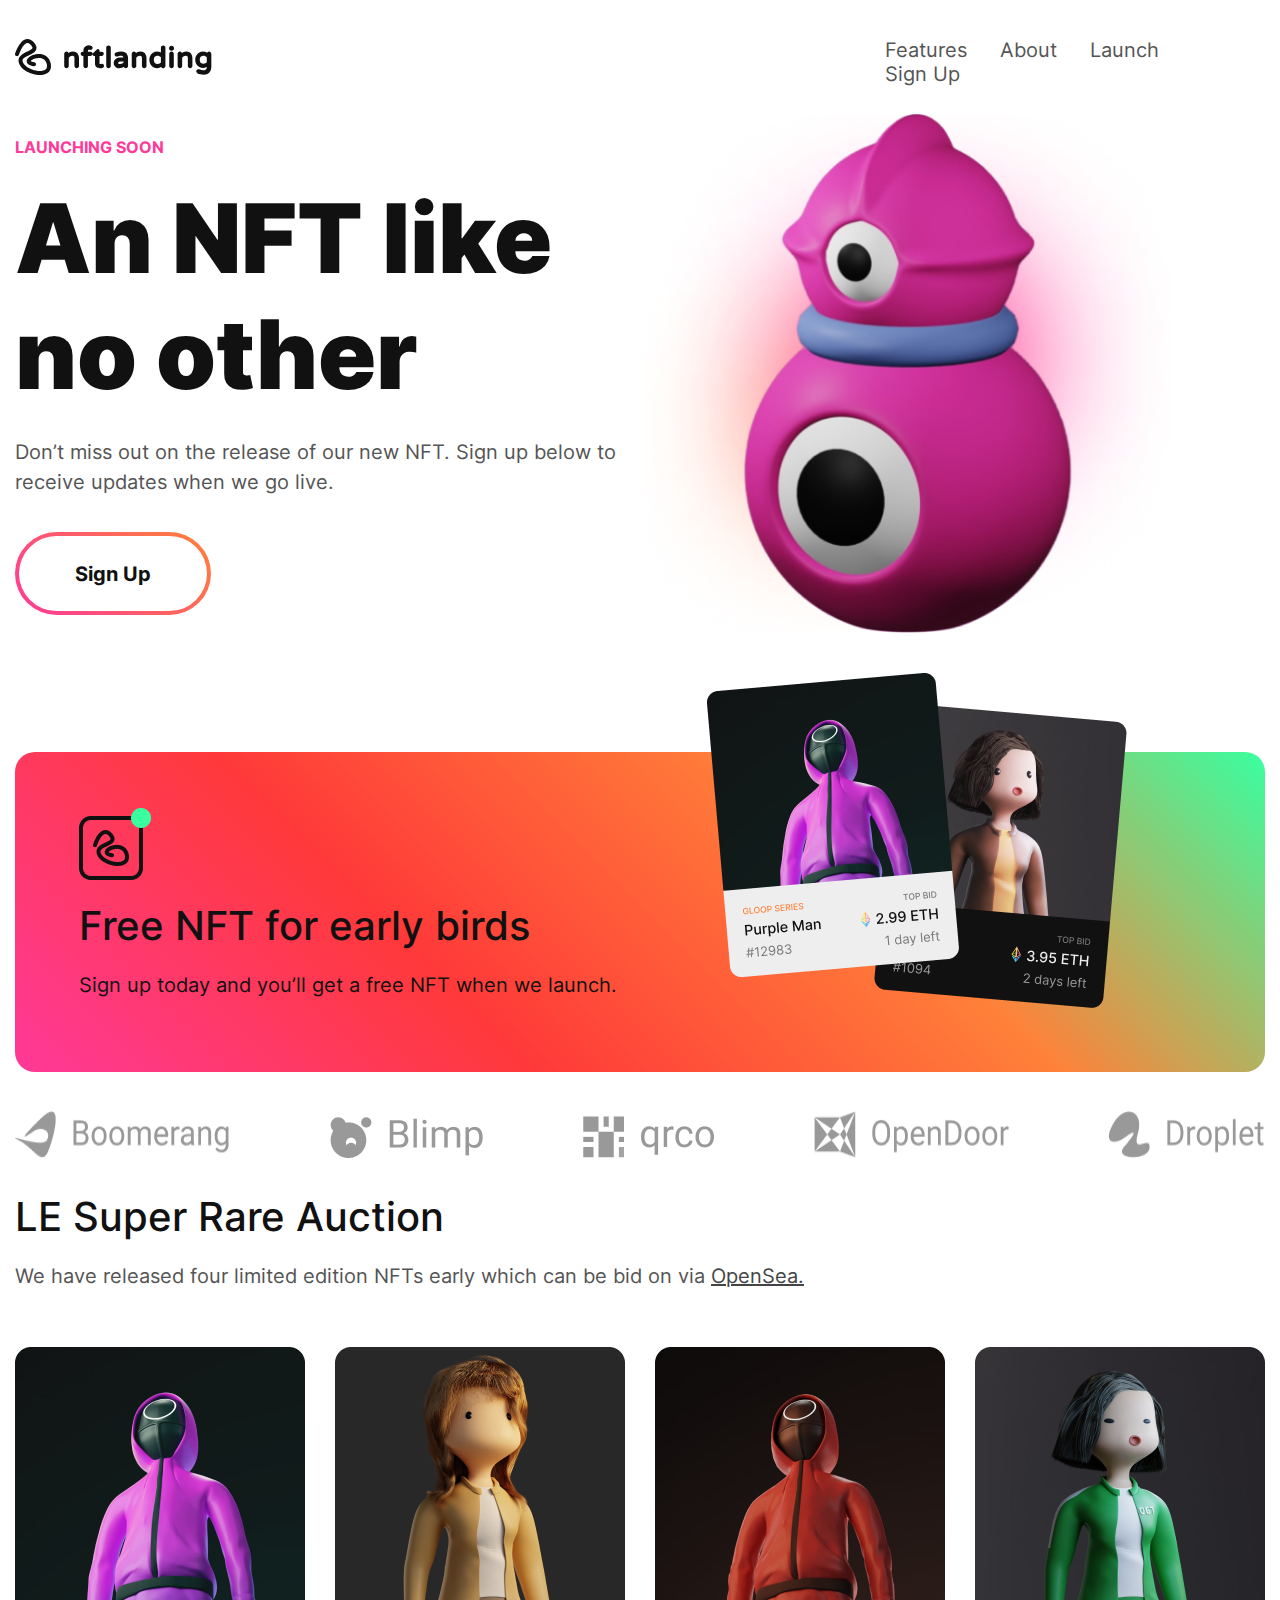
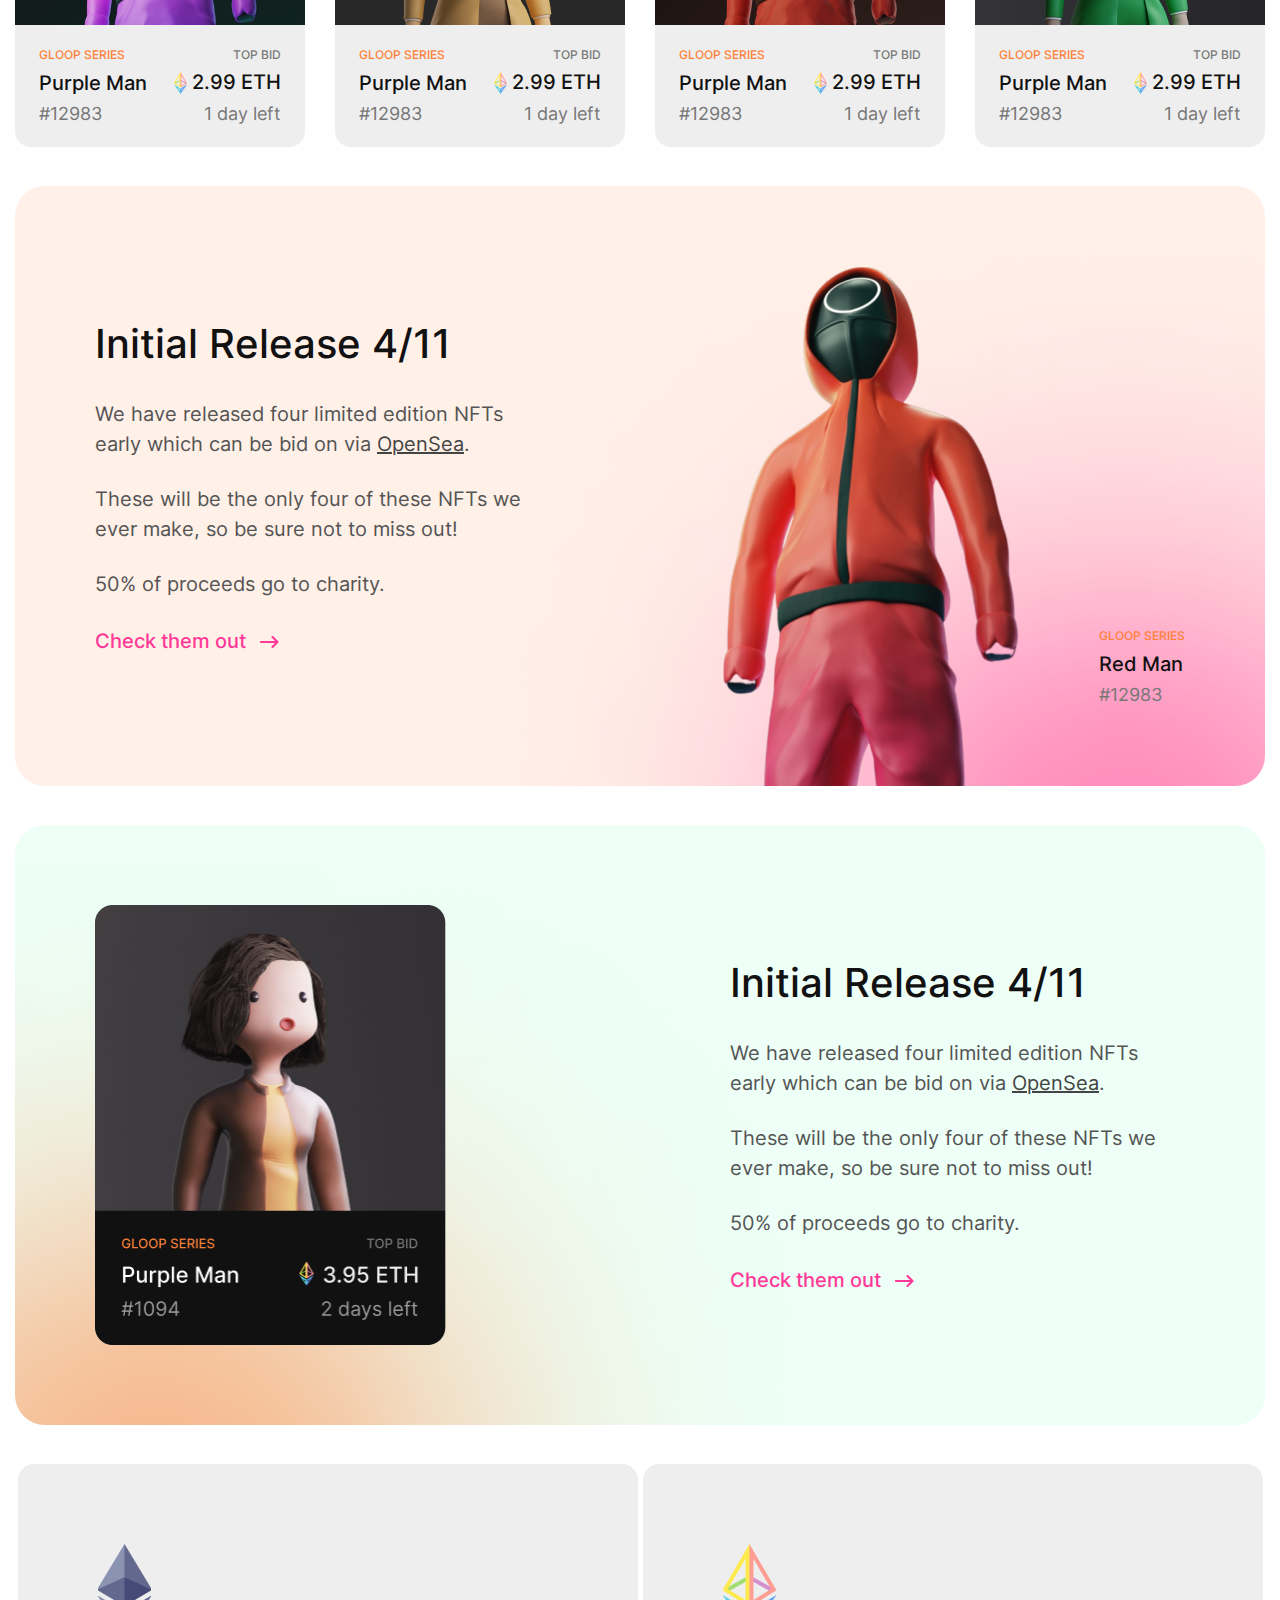
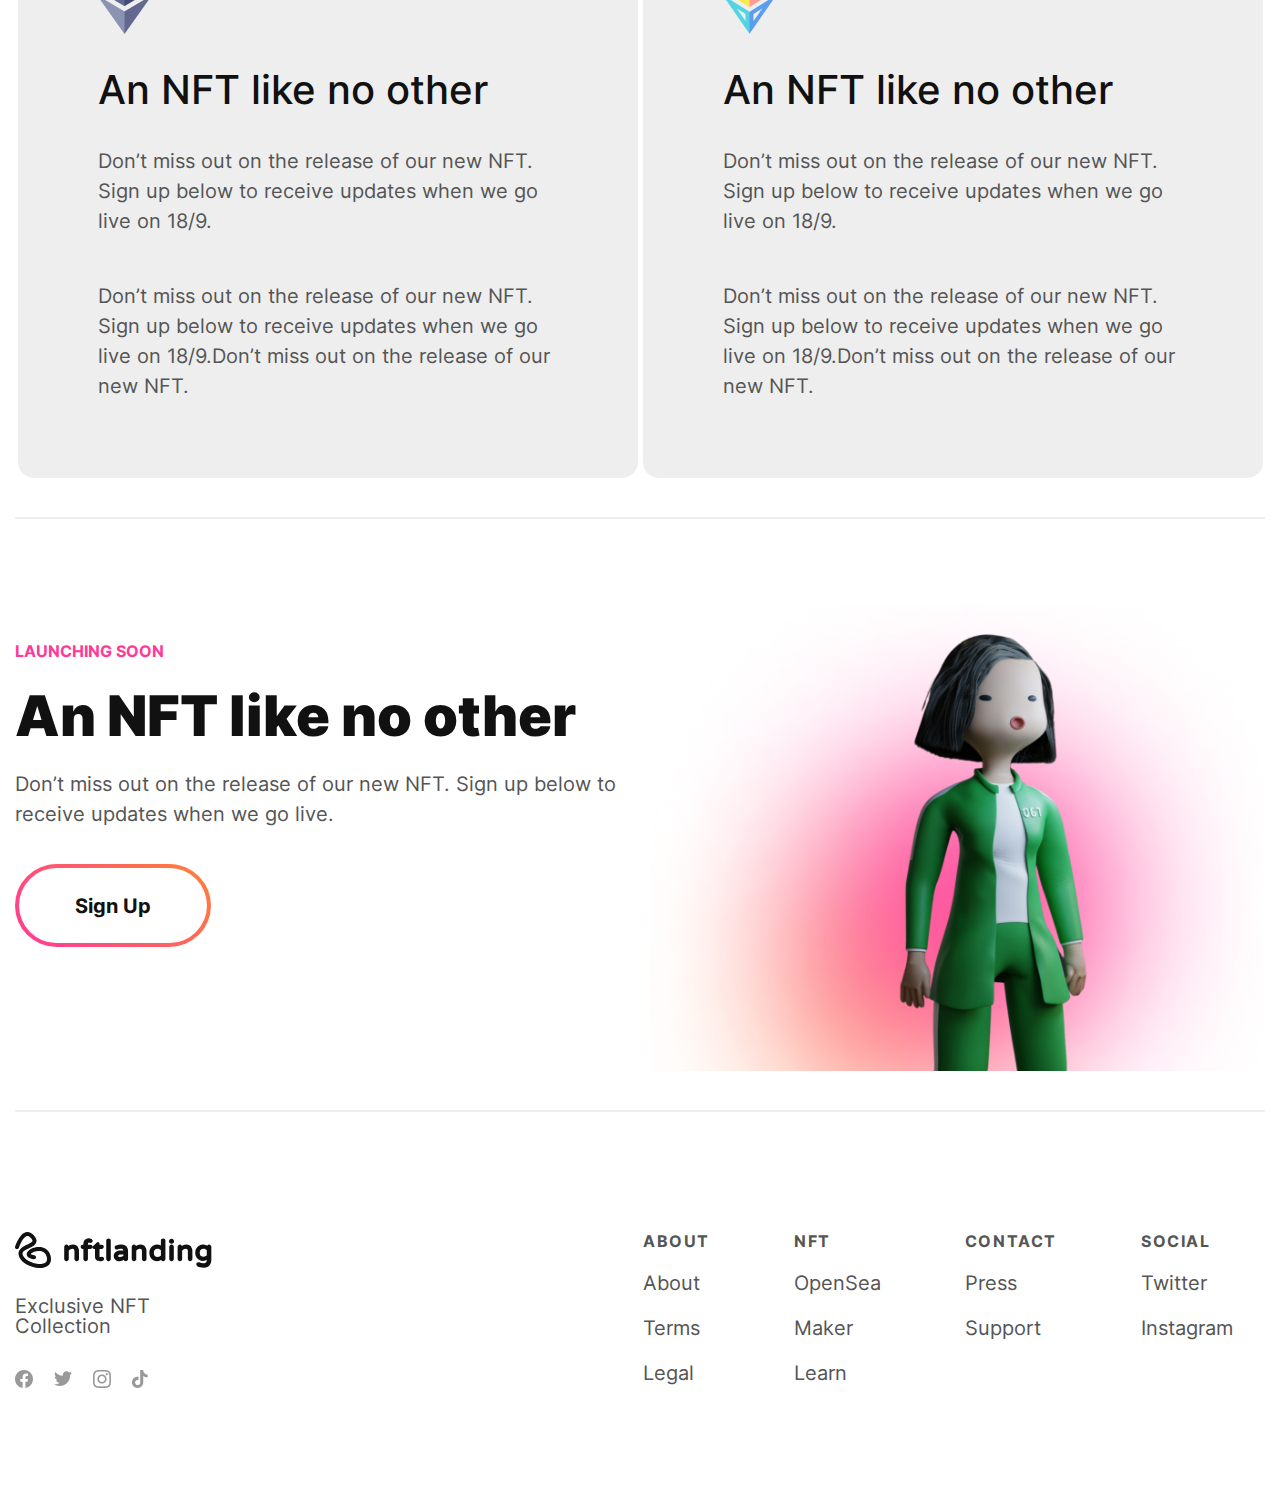
<file: nft/index.html>
<!DOCTYPE html>
<html>
	<head>
		<meta charset="UTF-8">
		<meta name="viewport" content="width=device-width, initial-scale=1.0"> 
		<title>NFTLanding</title>
		<link rel="shortcut icon" href="image/icon/favicon.ico" type="image/x-icon">
		<link rel="stylesheet" href="css/fonts.css">
		<link rel="stylesheet" href="css/bootstrap-reboot.min.css">
		<link rel="stylesheet" href="css/bootstrap-grid.min.css">
		<link rel="stylesheet" href="css/style.css">
	</head>

	<body>
		<header>
			<nav>
				<div class="container-fluid">
					<div class="wrapper">
						<div class="logo">
							<img src="image/header/logo.svg" alt="logo">
						</div>
						<ul class="header_menu">
							<li class="item_menu"><a href="#feature" class="link_menu">Features</a></li>
							<li class="item_menu"><a href="#about" class="link_menu">About</a></li>
							<li class="item_menu"><a href="#launch" class="link_menu">Launch</a></li>
							<li class="item_menu"><a href="#sign_up" class="link_menu">Sign Up</a></li>
						</ul>
						<div class="hamburger">
							<span></span>
							<span></span>
							<span></span>
						</div>
					</div>
				</div>
			</nav>
		</header>

		<section class="auth">
			<div class="container-fluid">
				<div class="auth_wrapper">
					<div class="auth_text">
						<div class="auth_text_tag">Launching Soon</div>
						<div class="auth_text_header">An NFT like no other</div>
						<div class="auth_text_descr">Don’t miss out on the release of our new NFT. Sign up below to receive updates when we go live.</div>
						<div class="wrapper_btn">
							<button class="sign">Sign Up</button>
						</div>
					</div>
					<div class="auth_image">
						<img class="auth_image_grafics" src="image/frame1/grafics.png" alt="grafics" >
						<img class="auth_image_figure" src="image/frame1/figure.png" alt="figure">
					</div>
				</div>
			</div>
		</section>

		<section class="upsell" id="feature">
			<div class="container-fluid">
				<div class="upsell_wrapper">
					<div class="upsell_wrapper_text">
						<img class="upsell_wrapper_text_logo_notification" src="image/frame2/logo_notification.png" alt="logo_notification">
						<div class="upsell_wrapper_text_header">Free NFT for early birds</div>
						<div class="upsell_wrapper_text_descr">Sign up today and you’ll get a free NFT when we launch.</div>
					</div>			
					<img class="upsell_wrapper_card1" src="image/frame2/card1.png" alt="card1">
					<img class="upsell_wrapper_card2" src="image/frame2/card2.png" alt="card2">
				</div>
				<div class="upsell_wrapper_partners">
					<img src="image/frame2/logo1.png" alt="company1" class="upsell_wrapper_partners_company1">
					<img src="image/frame2/logo2.png" alt="company2" class="upsell_wrapper_partners_company2">
					<img src="image/frame2/logo3.png" alt="company3" class="upsell_wrapper_partners_company3">			
					<img src="image/frame2/logo4.png" alt="company4" class="upsell_wrapper_partners_company4">
					<img src="image/frame2/logo5.png" alt="company5" class="upsell_wrapper_partners_company5">
				</div>
			</div>
		</section>

		<section class="showcase">
			<div class="container-fluid">
				<div class="showcase_header">LE Super Rare Auction</div>
				<div class="showcase_descr">We have released four limited edition NFTs early which can be bid on via <a href="https://opensea.io/">OpenSea.</a></div>
				<div class="showcase_marketBox">
					<div class="row">
						<div class="col-xl-3 col-md-6">
							<div class="showcase_marketBox_item">
								<img src="image/frame3/photo1.png" alt="market_item" class="item_image">
								<div class="showcase_marketBox_item_descr">
									<div class="showcase_marketBox_item_descr_content1">
										<div class="series">Gloop Series</div>
										<div class="name">Purple Man</div>
										<div class="tag">#12983</div>
									</div>
									<div class="showcase_marketBox_item_descr_content2">
										<div class="bid">Top bid</div>
										<div class="price">
											<img src="image/frame3/eth_icon.png" alt="ETH icon">
											<span>2.99 ETH</span>
										</div>
										<div class="term">1 day left</div>
									</div>
								</div>
							</div>
						</div>
						<div class="col-xl-3 col-md-6">
							<div class="showcase_marketBox_item">
								<img src="image/frame3/photo2.png" alt="market_item" class="item_image">
								<div class="showcase_marketBox_item_descr">
									<div class="showcase_marketBox_item_descr_content1">
										<div class="series">Gloop Series</div>
										<div class="name">Purple Man</div>
										<div class="tag">#12983</div>
									</div>
									<div class="showcase_marketBox_item_descr_content2">
										<div class="bid">Top bid</div>
										<div class="price">
											<img src="image/frame3/eth_icon.png" alt="ETH icon">
											<span>2.99 ETH</span>
										</div>
										<div class="term">1 day left</div>
									</div>
								</div>
							</div>
						</div>
						<div class="col-xl-3 col-md-6">
							<div class="showcase_marketBox_item">
								<img src="image/frame3/photo3.png" alt="market_item" class="item_image">
								<div class="showcase_marketBox_item_descr">
									<div class="showcase_marketBox_item_descr_content1">
										<div class="series">Gloop Series</div>
										<div class="name">Purple Man</div>
										<div class="tag">#12983</div>
									</div>
									<div class="showcase_marketBox_item_descr_content2">
										<div class="bid">Top bid</div>
										<div class="price">
											<img src="image/frame3/eth_icon.png" alt="ETH icon">
											<span>2.99 ETH</span>
										</div>
										<div class="term">1 day left</div>
									</div>
								</div>
							</div>
						</div>
						<div class="col-xl-3 col-md-6">
							<div class="showcase_marketBox_item">
								<img src="image/frame3/photo4.png" alt="market_item" class="item_image">
								<div class="showcase_marketBox_item_descr">
									<div class="showcase_marketBox_item_descr_content1">
										<div class="series">Gloop Series</div>
										<div class="name">Purple Man</div>
										<div class="tag">#12983</div>
									</div>
									<div class="showcase_marketBox_item_descr_content2">
										<div class="bid">Top bid</div>
										<div class="price">
											<img src="image/frame3/eth_icon.png" alt="ETH icon">
											<span>2.99 ETH</span>
										</div>
										<div class="term">1 day left</div>
									</div>
								</div>
							</div>
						</div>
					</div>
				</div>
			</div>
		</section>

		<section class="releaseRed" id="about">
			<div class="container-fluid">
				<div class="releaseRed_wrapper">
					<div class="releaseRed_wrapper_text">
						<div class="header">Initial Release 4/11</div>
						<div class="descr">
							We have released four limited edition NFTs early which can be bid on via <a class="descr_link" href="https://opensea.io/">OpenSea</a>.
						</div>
						<div class="descr">
							These will be the only four of these NFTs we ever make, so be sure not to miss out!
						</div>
						<div class="descr">
							50% of proceeds go to charity.
						</div>
						<a class="text_link" href="#">
							<span>Check them out</span>
							<img src="image/frame4/vector.png">
						</a>
					</div>
					<div class="releaseRed_wrapper_imageBlock">
						<img src="image/frame4/red_man.png" alt="red_man">
						<div class="releaseRed_wrapper_imageBlock_info">
							<div class="series">Gloop Series</div>
							<div class="name">Red Man</div>
							<div class="tag">#12983</div>
						</div>
					</div>
				</div>
			</div>
		</section>

		<section class="releaseGreen">
			<div class="container-fluid">
				<div class="releaseGreen_wrapper">
					<img class="releaseGreen_wrapper_image" src="image/frame5/card.png" alt="card">
					<div class="releaseGreen_wrapper_text">
						<div class="header">Initial Release 4/11</div>
						<div class="descr">
							We have released four limited edition NFTs early which can be bid on via <a class="descr_link" href="https://opensea.io/">OpenSea</a>.
						</div>
						<div class="descr">
							These will be the only four of these NFTs we ever make, so be sure not to miss out!
						</div>
						<div class="descr">
							50% of proceeds go to charity.
						</div>
						<a class="text_link" href="#">
							<span>Check them out</span>
							<img src="image/frame4/vector.png">
						</a>
					</div>
				</div>
			</div>
		</section>

		<section class="info" id="launch">
			<div class="container-fluid">
				<div class="info_wrapper">
					<div class="info_wrapper_contentBlock">
						<img src="image/frame6/icon1.png" alt="icon">
						<div class="header">An NFT like no other</div>
						<div class="text">
							Don’t miss out on the release of our new NFT. Sign up below to receive updates when we go live on 18/9.
						</div>
						<div class="text">
							Don’t miss out on the release of our new NFT. Sign up below to receive updates when we go live on 18/9.Don’t miss out on the release of our new NFT. 
						</div>
					</div>
					<div class="info_wrapper_contentBlock">
						<img src="image/frame6/icon2.png" alt="icon">
						<div class="header">An NFT like no other</div>
						<div class="text">
							Don’t miss out on the release of our new NFT. Sign up below to receive updates when we go live on 18/9.
						</div>
						<div class="text">
							Don’t miss out on the release of our new NFT. Sign up below to receive updates when we go live on 18/9.Don’t miss out on the release of our new NFT. 
						</div>
					</div>
				</div>
			</div>
		</section>

		<section class="connect" id="sign_up">
			<div class="container-fluid">
				<div class="connect_wrapper">
					<div class="connect_wrapper_text">
						<div class="connect_wrapper_text_tag">Launching Soon</div>
						<div class="connect_wrapper_text_header">An NFT like no other</div>
						<div class="connect_wrapper_text_descr">Don’t miss out on the release of our new NFT. Sign up below to receive updates when we go live.</div>
						<div class="connect_wrapper_text_btn">
							<button class="sign">Sign Up</button>
						</div>
					</div>
					<img src="image/frame7/green_woman.png" alt="image" class="connect_wrapper_image">
				</div>
			</div>
		</section>

		<footer class="footer">
			<div class="container-fluid">
				<div class="footer_wrapper">
					<div class="footer_wrapper_social">
						<img src="image/header/logo.svg" alt="logo" class="footer_wrapper_social_logo">
						<div class="footer_wrapper_social_text">Exclusive NFT Collection</div>
						<div class="footer_wrapper_social_items">
							<a href="#"><img src="image/footer/facebook.svg" alt="facebook"></a>
							<a href="#"><img src="image/footer/twitter.svg" alt="twitter"></a>
							<a href="#"><img src="image/footer/instagram.svg" alt="instagram"></a>
							<a href="#"><img src="image/footer/tiktok.svg" alt="tiktok"></a>
						</div>
					</div>
					<div class="footer_wrapper_menu">
						<div class="footer_wrapper_menu_block">
							<div class="header_link">About</div>
							<ul class="menu_items">
								<li class="item"><a href="#">About</a></li>
								<li class="item"><a href="#">Terms</a></li>
								<li class="item"><a href="#">Legal</a></li>
							</ul>
						</div>
						<div class="footer_wrapper_menu_block">
							<div class="header_link">NFT</div>
							<ul class="menu_items">
								<li class="item"><a href="#">OpenSea</a></li>
								<li class="item"><a href="#">Maker</a></li>
								<li class="item"><a href="#">Learn</a></li>
							</ul>
						</div>
						<div class="footer_wrapper_menu_block">
							<div class="header_link">Contact</div>
							<ul class="menu_items">
								<li class="item"><a href="#">Press</a></li>
								<li class="item"><a href="#">Support</a></li>
							</ul>
						</div>
						<div class="footer_wrapper_menu_block">
							<div class="header_link">Social</div>
							<ul class="menu_items">
								<li class="item"><a href="#">Twitter</a></li>
								<li class="item"><a href="#">Instagram</a></li>
							</ul>
						</div>
					</div>
				</div>
			</div>
		</footer>

		<script type="text/javascript" src="js/script.js"></script>
	</body>
</html>
</file>
<file: nft/css/fonts.css>
@font-face {
	font-family: 'Inter';
	src:  url('../fonts/Inter-Thin.ttf');
	font-weight: 100;
	font-style: normal;
}

@font-face {
	font-family: 'Inter';
	src: url('../fonts/Inter-Light.ttf');
	font-weight: 300;
	font-style: normal;
}

@font-face {
	font-family: 'Inter';
	src: url(../fonts/Inter-Regular.ttf);
	font-weight: 400;
	font-style: normal;
}

@font-face {
	font-family: 'Inter';
	src: url('../fonts/Inter-Medium.ttf');
	font-weight: 500;
	font-style: normal;
}

@font-face {
	font-family: 'Inter';
	src: url('../fonts/Inter-Bold.ttf');
	font-weight: 700;
	font-style: normal;
}

@font-face {
	font-family: 'Inter';
	src: url('../fonts/Inter-Black.ttf');
	font-weight: 900;
	font-style: normal;
}
</file>
<file: nft/css/style.css>
*{font-family:"Inter",sans-serif}header{height:36px;margin-top:39px}header nav{height:36px}header nav .wrapper{display:-webkit-box;display:-ms-flexbox;display:flex;-webkit-box-pack:justify;-ms-flex-pack:justify;justify-content:space-between;-webkit-box-align:center;-ms-flex-align:center;align-items:center}header nav .wrapper .logo{width:198px;height:36px}header nav .wrapper .logo img{display:block;height:100%}header nav .wrapper .header_menu{display:block;list-style-type:none;width:380px;height:20px;padding:0px}header nav .wrapper .header_menu .item_menu{display:inline-block;margin-right:28px}header nav .wrapper .header_menu .item_menu .link_menu{font-size:20px;line-height:100%;color:#555;text-decoration:none}header nav .wrapper .header_menu .item_menu .link_menu:hover{color:#FF3998}header nav .wrapper .header_menu .item_menu:last-child{margin-right:0}header nav .wrapper .hamburger{display:none}.auth{min-height:519px}.auth_wrapper{display:-webkit-box;display:-ms-flexbox;display:flex;-webkit-box-pack:justify;-ms-flex-pack:justify;justify-content:space-between;-webkit-box-align:start;-ms-flex-align:start;align-items:flex-start;margin-top:39px}.auth_text{display:block;width:620px;height:519px;padding:21px 0px 18px 0px}.auth_text_tag{font-weight:bold;font-size:16px;letter-spacing:0.1 em;text-transform:uppercase;color:#FF3998}.auth_text_header{font-weight:900;font-size:96px;color:#111;line-height:116px;margin-top:21px}.auth_text_descr{font-size:20px;color:#555;margin-top:25px}.auth_text .wrapper_btn{width:196px;height:83px;background:linear-gradient(45deg, #FF3998, #FF8139);border-radius:50px;position:relative;z-index:0;margin-top:35px}.auth_text .wrapper_btn .sign{position:absolute;z-index:1;top:4px;left:4px;width:188px;height:75px;font-weight:600;font-size:20px;text-align:center;color:#111;border:none;border-radius:50px;background:#fff;outline:none;cursor:pointer}.auth_image{display:block;width:524px;height:519px;position:relative;margin-right:95px}.auth_image img{display:block;height:519px;position:absolute}.auth_image_figure{right:50%;-webkit-transform:translateX(50%);transform:translateX(50%)}.upsell{min-height:488px;padding-top:119px}.upsell_wrapper{position:relative;height:320px;background:linear-gradient(45deg, #FF3998, #FF3939, #FF8139, #39FFA0);border-radius:20px;padding:56px 0 64px 64px}.upsell_wrapper_text{height:200px}.upsell_wrapper_text_logo_notification{width:72px;height:72px}.upsell_wrapper_text_header{font-weight:500;font-size:40px;line-height:100%;color:#111;margin-top:26px}.upsell_wrapper_text_descr{font-size:20px;line-height:150%;color:#111;margin-top:24px}.upsell_wrapper_card1{position:absolute;top:-80px;right:305px;z-index:2}.upsell_wrapper_card2{position:absolute;top:-50px;right:137px;z-index:1}.upsell_wrapper_partners{display:-webkit-box;display:-ms-flexbox;display:flex;-webkit-box-pack:justify;-ms-flex-pack:justify;justify-content:space-between;margin-top:39px}.showcase{padding-top:39px}.showcase_header{font-weight:500;font-size:40px;line-height:100%;color:#111}.showcase_descr{font-size:20px;line-height:150%;color:#555;margin-top:24px}.showcase_descr a{color:#444;text-decoration:underline}.showcase_marketBox{margin-top:56px}.showcase_marketBox_item{width:290px;height:400px;margin:auto}.showcase_marketBox_item_descr{display:-webkit-box;display:-ms-flexbox;display:flex;-webkit-box-pack:justify;-ms-flex-pack:justify;justify-content:space-between;-webkit-box-align:center;-ms-flex-align:center;align-items:center;height:122px;background-color:#eee;border-radius:0 0 16px 16px;padding:24px}.showcase_marketBox_item_descr_content1{display:-webkit-box;display:-ms-flexbox;display:flex;-webkit-box-orient:vertical;-webkit-box-direction:normal;-ms-flex-direction:column;flex-direction:column;-webkit-box-pack:justify;-ms-flex-pack:justify;justify-content:space-between;width:109px;height:74px}.showcase_marketBox_item_descr_content1 .series{font-weight:500;font-size:12px;line-height:100%;text-transform:uppercase;color:#FF8139}.showcase_marketBox_item_descr_content1 .name{font-weight:500;font-size:20px;line-height:100%;color:#111}.showcase_marketBox_item_descr_content1 .tag{font-size:18px;line-height:100%;color:#777}.showcase_marketBox_item_descr_content2{display:-webkit-box;display:-ms-flexbox;display:flex;-webkit-box-orient:vertical;-webkit-box-direction:normal;-ms-flex-direction:column;flex-direction:column;-webkit-box-pack:justify;-ms-flex-pack:justify;justify-content:space-between;width:110px;height:74px;margin-left:18px}.showcase_marketBox_item_descr_content2 .bid{font-weight:500;font-size:12px;line-height:100%;text-align:right;text-transform:uppercase;color:#777}.showcase_marketBox_item_descr_content2 .price{font-weight:500;font-size:20px;line-height:100%;text-align:right;color:#111}.showcase_marketBox_item_descr_content2 .price img{width:13px;height:22px}.showcase_marketBox_item_descr_content2 .term{font-size:18px;line-height:100%;text-align:right;color:#777}.releaseRed{padding-top:39px;min-height:600px}.releaseRed_wrapper{display:-webkit-box;display:-ms-flexbox;display:flex;-webkit-box-pack:justify;-ms-flex-pack:justify;justify-content:space-between;-webkit-box-align:end;-ms-flex-align:end;align-items:flex-end;background:url("../image/frame4/background.png") center center/cover no-repeat;padding:0 80px;border-radius:30px}.releaseRed_wrapper_text{display:inline-block;width:455px;height:324px;margin:138px 0}.releaseRed_wrapper_text .header{font-weight:500;font-size:40px;line-height:100%;color:#111}.releaseRed_wrapper_text .descr{font-size:20px;line-height:150%;color:#555;margin-top:25px}.releaseRed_wrapper_text .descr_link{color:#444;text-decoration:underline}.releaseRed_wrapper_text .descr:nth-child(2){margin-top:35px}.releaseRed_wrapper_text .text_link{display:block;margin-top:27px;text-decoration:none}.releaseRed_wrapper_text .text_link span{font-weight:500;font-size:20px;line-height:150%;color:#FF3998;text-decoration:none}.releaseRed_wrapper_text .text_link img{display:inline-block;margin-left:9px;margin-bottom:3px}.releaseRed_wrapper_imageBlock{position:relative;width:462px}.releaseRed_wrapper_imageBlock img{display:inline-block}.releaseRed_wrapper_imageBlock_info{position:absolute;bottom:82px;right:0}.releaseRed_wrapper_imageBlock_info .series{font-weight:500;font-size:12px;line-height:100%;text-transform:uppercase;color:#FF8139}.releaseRed_wrapper_imageBlock_info .name{font-weight:500;font-size:20px;line-height:100%;color:#111}.releaseRed_wrapper_imageBlock_info .tag{font-size:18px;line-height:100%;color:#777}.releaseRed_wrapper_imageBlock_info div{margin-top:12px}.releaseGreen{padding-top:39px}.releaseGreen_wrapper{display:-webkit-box;display:-ms-flexbox;display:flex;-webkit-box-pack:justify;-ms-flex-pack:justify;justify-content:space-between;-webkit-box-align:center;-ms-flex-align:center;align-items:center;background:url("../image/frame5/background.png") center center/cover no-repeat;padding:0 80px;border-radius:30px}.releaseGreen_wrapper_text{display:inline-block;width:455px;height:324px;margin:138px 0}.releaseGreen_wrapper_text .header{font-weight:500;font-size:40px;line-height:100%;color:#111}.releaseGreen_wrapper_text .descr{font-size:20px;line-height:150%;color:#555;margin-top:25px}.releaseGreen_wrapper_text .descr_link{color:#444;text-decoration:underline}.releaseGreen_wrapper_text .descr:nth-child(2){margin-top:35px}.releaseGreen_wrapper_text .text_link{display:block;margin-top:27px;text-decoration:none}.releaseGreen_wrapper_text .text_link span{font-weight:500;font-size:20px;line-height:150%;color:#FF3998;text-decoration:none}.releaseGreen_wrapper_text .text_link img{display:inline-block;margin-left:9px;margin-bottom:3px}.releaseGreen_wrapper_image{width:351px;height:440px}.info{padding-top:39px}.info_wrapper{min-height:614px;display:-webkit-box;display:-ms-flexbox;display:flex;-ms-flex-pack:distribute;justify-content:space-around;-webkit-box-align:center;-ms-flex-align:center;align-items:center}.info_wrapper_contentBlock{padding:80px;width:620px;height:614px;background:#eee;border-radius:16px}.info_wrapper_contentBlock img{width:53px;height:90px}.info_wrapper_contentBlock .header{margin-top:32px;font-weight:500;font-size:40px;line-height:120%;color:#111}.info_wrapper_contentBlock .text{font-size:20px;line-height:150%;color:#555;margin-top:45px}.info_wrapper_contentBlock .text:nth-of-type(2){margin-top:32px}.connect{min-height:630px;padding:39px 0}.connect_wrapper{display:-webkit-box;display:-ms-flexbox;display:flex;-webkit-box-pack:justify;-ms-flex-pack:justify;justify-content:space-between;-webkit-box-align:end;-ms-flex-align:end;align-items:flex-end;border-top:2px solid #eee}.connect_wrapper_text{width:651px;height:310px;margin-top:120px;margin-bottom:122px}.connect_wrapper_text_tag{font-weight:bold;font-size:16px;letter-spacing:0.1 em;text-transform:uppercase;color:#FF3998}.connect_wrapper_text_header{font-weight:900;font-size:56px;color:#111;line-height:115%;margin-top:21px}.connect_wrapper_text_descr{font-size:20px;color:#555;margin-top:21px;line-height:150%}.connect_wrapper_text_btn{width:196px;height:83px;background:linear-gradient(45deg, #FF3998, #FF8139);border-radius:50px;position:relative;z-index:0;margin-top:35px}.connect_wrapper_text_btn .sign{position:absolute;z-index:1;top:4px;left:4px;width:188px;height:75px;font-weight:600;font-size:20px;text-align:center;color:#111;border:none;border-radius:50px;background:#fff;outline:none;cursor:pointer}.connect_wrapper_image{display:block;width:615px;height:467px}.footer{min-height:401px}.footer_wrapper{display:-webkit-box;display:-ms-flexbox;display:flex;-webkit-box-pack:justify;-ms-flex-pack:justify;justify-content:space-between;-webkit-box-align:start;-ms-flex-align:start;align-items:flex-start;border-top:2px solid #eee;padding-top:120px}.footer_wrapper_social{width:233px;height:136px}.footer_wrapper_social_logo{width:198px;height:36px}.footer_wrapper_social_text{font-size:20px;line-height:100%;color:#555;margin-top:28px}.footer_wrapper_social_items{margin-top:29px}.footer_wrapper_social_items img{margin-right:16px}.footer_wrapper_menu{display:-webkit-box;display:-ms-flexbox;display:flex;-webkit-box-pack:justify;-ms-flex-pack:justify;justify-content:space-between;-webkit-box-align:start;-ms-flex-align:start;align-items:flex-start;width:590px;height:139px;margin-right:32px}.footer_wrapper_menu_block .header_link{font-weight:bold;font-size:16px;line-height:19px;letter-spacing:0.1em;text-transform:uppercase;color:#555}.footer_wrapper_menu_block .menu_items{list-style:none;padding:0;margin:0;margin-top:7px}.footer_wrapper_menu_block .menu_items .item{margin-top:21px}.footer_wrapper_menu_block .menu_items .item a{font-size:20px;line-height:100%;color:#555}@media (max-width: 1200px){header nav .wrapper .header_menu .item_menu .link_menu:hover{color:#555}.auth_wrapper .auth_text_header{font-size:75px;line-height:95px}.auth_wrapper .auth_image{margin-right:0}.auth_wrapper .auth_image_grafics{width:100%}.auth_wrapper .auth_image_figure{height:480px}.upsell_wrapper{padding-left:40px}.upsell_wrapper_text_header{font-size:32px}.upsell_wrapper_text_descr{font-size:17px}.upsell_wrapper_card1{right:203px}.upsell_wrapper_card2{right:35px}.upsell_wrapper_partners img{display:block}.showcase_marketBox{margin-top:31px}.showcase_marketBox_item{margin-top:25px}.releaseRed{min-height:550px}.releaseRed_wrapper{padding:0 60px}.releaseRed_wrapper_text{margin:115px 0}.releaseRed_wrapper_text .header{font-size:35px}.releaseRed_wrapper_text .descr{font-size:18px}.releaseRed_wrapper_text .descr:nth-child(2){margin-top:30px}.releaseRed_wrapper_imageBlock img{width:65%;margin-left:40px}.releaseGreen_wrapper{padding:0 60px}.releaseGreen_wrapper_image{width:331px;height:420px}.releaseGreen_wrapper_text{padding-left:33px}.releaseGreen_wrapper_text .header{font-size:35px}.releaseGreen_wrapper_text .descr{font-size:18px}.releaseGreen_wrapper_text .descr:nth-child(2){margin-top:30px}.info_wrapper_contentBlock{width:460px;height:574px;padding:60px}.info_wrapper_contentBlock .header{font-size:33px}.info_wrapper_contentBlock .text{margin-top:35px}.info_wrapper_contentBlock .text:nth-of-type(2){margin-top:27px}.connect_wrapper_text{width:347px}.footer{min-height:385px}.footer_wrapper{padding-top:100px}.footer_wrapper_menu{width:515px;margin-right:0}}@media (max-width: 991px){.auth_wrapper .auth_text{width:400px}.auth_wrapper .auth_text_header{font-size:57px;line-height:77px}.auth_wrapper .auth_image{width:338px}.auth_wrapper .auth_image_grafics{width:100%}.auth_wrapper .auth_image_figure{height:410px}.upsell_wrapper_text_header{font-size:26px}.upsell_wrapper_text_descr{font-size:16px}.upsell_wrapper_card1{width:30%;right:185px;top:-85px}.upsell_wrapper_card2{width:30%;right:20px;top:-60px}.upsell_wrapper_partners{width:100%;height:50px;-webkit-box-pack:justify;-ms-flex-pack:justify;justify-content:space-between;-ms-flex-wrap:wrap;flex-wrap:wrap}.upsell_wrapper_partners img{display:block;height:55%}.releaseRed{min-height:500px}.releaseRed_wrapper_text{margin-top:70px;margin-bottom:70px;width:306px}.releaseRed_wrapper_text .header{font-size:33px}.releaseRed_wrapper_text .descr{font-size:17px;margin-top:20px}.releaseRed_wrapper_text .descr:nth-child(2){margin-top:25px}.releaseRed_wrapper_text .text_link{margin-top:20px}.releaseRed_wrapper_text .text_link span{font-size:18px}.releaseRed_wrapper_imageBlock{width:312px}.releaseRed_wrapper_imageBlock_info{bottom:265px}.releaseGreen{min-height:500px}.releaseGreen_wrapper_image{width:271px;height:360px}.releaseGreen_wrapper_text{width:347px;margin:80px 0;padding-left:44px}.releaseGreen_wrapper_text .header{font-size:33px}.releaseGreen_wrapper_text .descr{font-size:17px;margin-top:20px}.releaseGreen_wrapper_text .descr:nth-child(2){margin-top:25px}.releaseGreen_wrapper_text .text_link{margin-top:20px}.releaseGreen_wrapper_text .text_link span{font-size:18px}.info_wrapper{-webkit-box-orient:vertical;-webkit-box-direction:normal;-ms-flex-direction:column;flex-direction:column;-webkit-box-align:center;-ms-flex-align:center;align-items:center}.info_wrapper_contentBlock:nth-of-type(2){margin-top:30px}.connect{min-height:500px}.connect_wrapper_text{margin-top:50px;margin-bottom:0;width:253px;height:408px}.connect_wrapper_text_header{font-size:45px}.connect_wrapper_image{width:485px;height:358px}.footer_wrapper_menu{width:400px}}@media (max-width: 767px){header{margin-top:20px}header nav .wrapper{-webkit-box-align:center;-ms-flex-align:center;align-items:center}header nav .wrapper .header_menu{position:fixed;z-index:10;display:-webkit-box;display:-ms-flexbox;display:flex;-webkit-box-orient:vertical;-webkit-box-direction:normal;-ms-flex-direction:column;flex-direction:column;-webkit-box-align:center;-ms-flex-align:center;align-items:center;top:0;left:-100%;width:80%;height:100%;padding-top:90px;background-color:rgba(0,0,0,0.8);-webkit-transition:.6s all;transition:.6s all}header nav .wrapper .header_menu .item_menu{display:block;width:100%;margin:0;text-align:center}header nav .wrapper .header_menu .item_menu .link_menu{display:block;padding:25px 0;font-size:30px;color:#fff}header nav .wrapper .menu_active{left:0}header nav .wrapper .hamburger{display:block;width:40px}header nav .wrapper .hamburger span{display:block;width:100%;height:3px;background-color:#000;margin-bottom:3px}header nav .wrapper .hamburger_active span{margin-bottom:-2px}header nav .wrapper .hamburger_active span:nth-child(1){-webkit-transform:rotate(-45deg);transform:rotate(-45deg)}header nav .wrapper .hamburger_active span:nth-child(2){display:none}header nav .wrapper .hamburger_active span:nth-child(3){-webkit-transform:rotate(45deg);transform:rotate(45deg)}.auth_wrapper .auth_text{width:296px}.auth_wrapper .auth_text_tag{font-size:14px}.auth_wrapper .auth_text_header{font-size:45px;line-height:65px}.auth_wrapper .auth_text_descr{font-size:18px}.auth_wrapper .auth_image{width:250px}.auth_wrapper .auth_image_figure{height:400px}.upsell_wrapper{height:285px;padding:45px 0 55px 40px}.upsell_wrapper_card1{right:130px;top:-90px;width:32%}.upsell_wrapper_partners img{height:50%}.releaseRed{min-height:400px}.releaseRed_wrapper{padding-right:20px;padding-left:50px}.releaseRed_wrapper_text{width:238px;height:335px;margin-top:50px;margin-bottom:50px}.releaseRed_wrapper_text .header{font-size:27px}.releaseRed_wrapper_text .descr:nth-child(2){margin-top:20px}.releaseRed_wrapper_imageBlock{width:216px}.releaseRed_wrapper_imageBlock img{width:100%;margin-left:0}.releaseRed_wrapper_imageBlock_info{display:none}.releaseGreen{min-height:400px}.releaseGreen_wrapper{padding-left:50px;padding-right:27px}.releaseGreen_wrapper_image{width:201px;height:260px}.releaseGreen_wrapper_text{width:268px;height:335px;margin:50px 0;padding-left:30px}.releaseGreen_wrapper_text .header{font-size:27px}.releaseGreen_wrapper_text .descr:nth-child(2){margin-top:20px}.connect{min-height:400px}.connect_wrapper_text{margin-top:30px;width:198px;height:397px}.connect_wrapper_text_tag{font-size:14px}.connect_wrapper_text_header{font-size:35px}.connect_wrapper_text_descr{font-size:18px}.connect_wrapper_image{width:349px;height:265px}.footer{padding-bottom:85px}.footer_wrapper{-webkit-box-orient:vertical;-webkit-box-direction:normal;-ms-flex-direction:column;flex-direction:column;-webkit-box-align:center;-ms-flex-align:center;align-items:center;padding-top:50px}.footer_wrapper_social{display:-webkit-box;display:-ms-flexbox;display:flex;-webkit-box-orient:vertical;-webkit-box-direction:normal;-ms-flex-direction:column;flex-direction:column;-webkit-box-align:center;-ms-flex-align:center;align-items:center}.footer_wrapper_social_items a:last-child img{margin-right:0}.footer_wrapper_menu{width:460px;margin-top:60px}}@media (max-width: 575px){header nav .wrapper .header_menu .item_menu .link_menu{font-size:27px}.auth_wrapper .auth_text{width:100%}.auth_wrapper .auth_image{display:none}.upsell{min-height:400px;padding-top:45px}.upsell_wrapper{padding:30px 15px 35px 30px}.upsell_wrapper_text{height:190px}.upsell_wrapper_text_header{font-size:21px}.upsell_wrapper_text_descr{font-size:15px}.upsell_wrapper_card1{display:none}.upsell_wrapper_card2{display:none}.upsell_wrapper_partners img:nth-child(1){display:none}.upsell_wrapper_partners img:nth-child(4){display:none}.showcase_header{font-size:27px}.showcase_descr{font-size:18px}.releaseRed_wrapper{padding:0 30px}.releaseRed_wrapper_text .header{font-size:26px}.releaseRed_wrapper_text .descr{font-size:16px}.releaseRed_wrapper_text .descr:nth-child(2){margin-top:15px}.releaseRed_wrapper_imageBlock{display:none}.releaseGreen_wrapper{padding:0 30px}.releaseGreen_wrapper_image{display:none}.releaseGreen_wrapper_text{padding:0}.releaseGreen_wrapper_text .header{font-size:26px}.releaseGreen_wrapper_text .descr{font-size:16px}.releaseGreen_wrapper_text .descr:nth-child(2){margin-top:15px}.info_wrapper_contentBlock{width:290px;height:auto;padding:30px}.info_wrapper_contentBlock img{width:43px;height:80px}.info_wrapper_contentBlock .header{font-size:23px;margin-top:27px}.info_wrapper_contentBlock .text{font-size:17px;margin-top:15px}.info_wrapper_contentBlock .text:nth-of-type(2){margin-top:20px}.connect_wrapper_text{width:100%;height:auto}.connect_wrapper_image{display:none}.footer{padding-bottom:30px}.footer_wrapper_menu{width:100%;height:auto;-ms-flex-wrap:wrap;flex-wrap:wrap;padding:0 25px}.footer_wrapper_menu_block{margin-bottom:50px}}

/*# sourceMappingURL=style.css.map */
</file>
